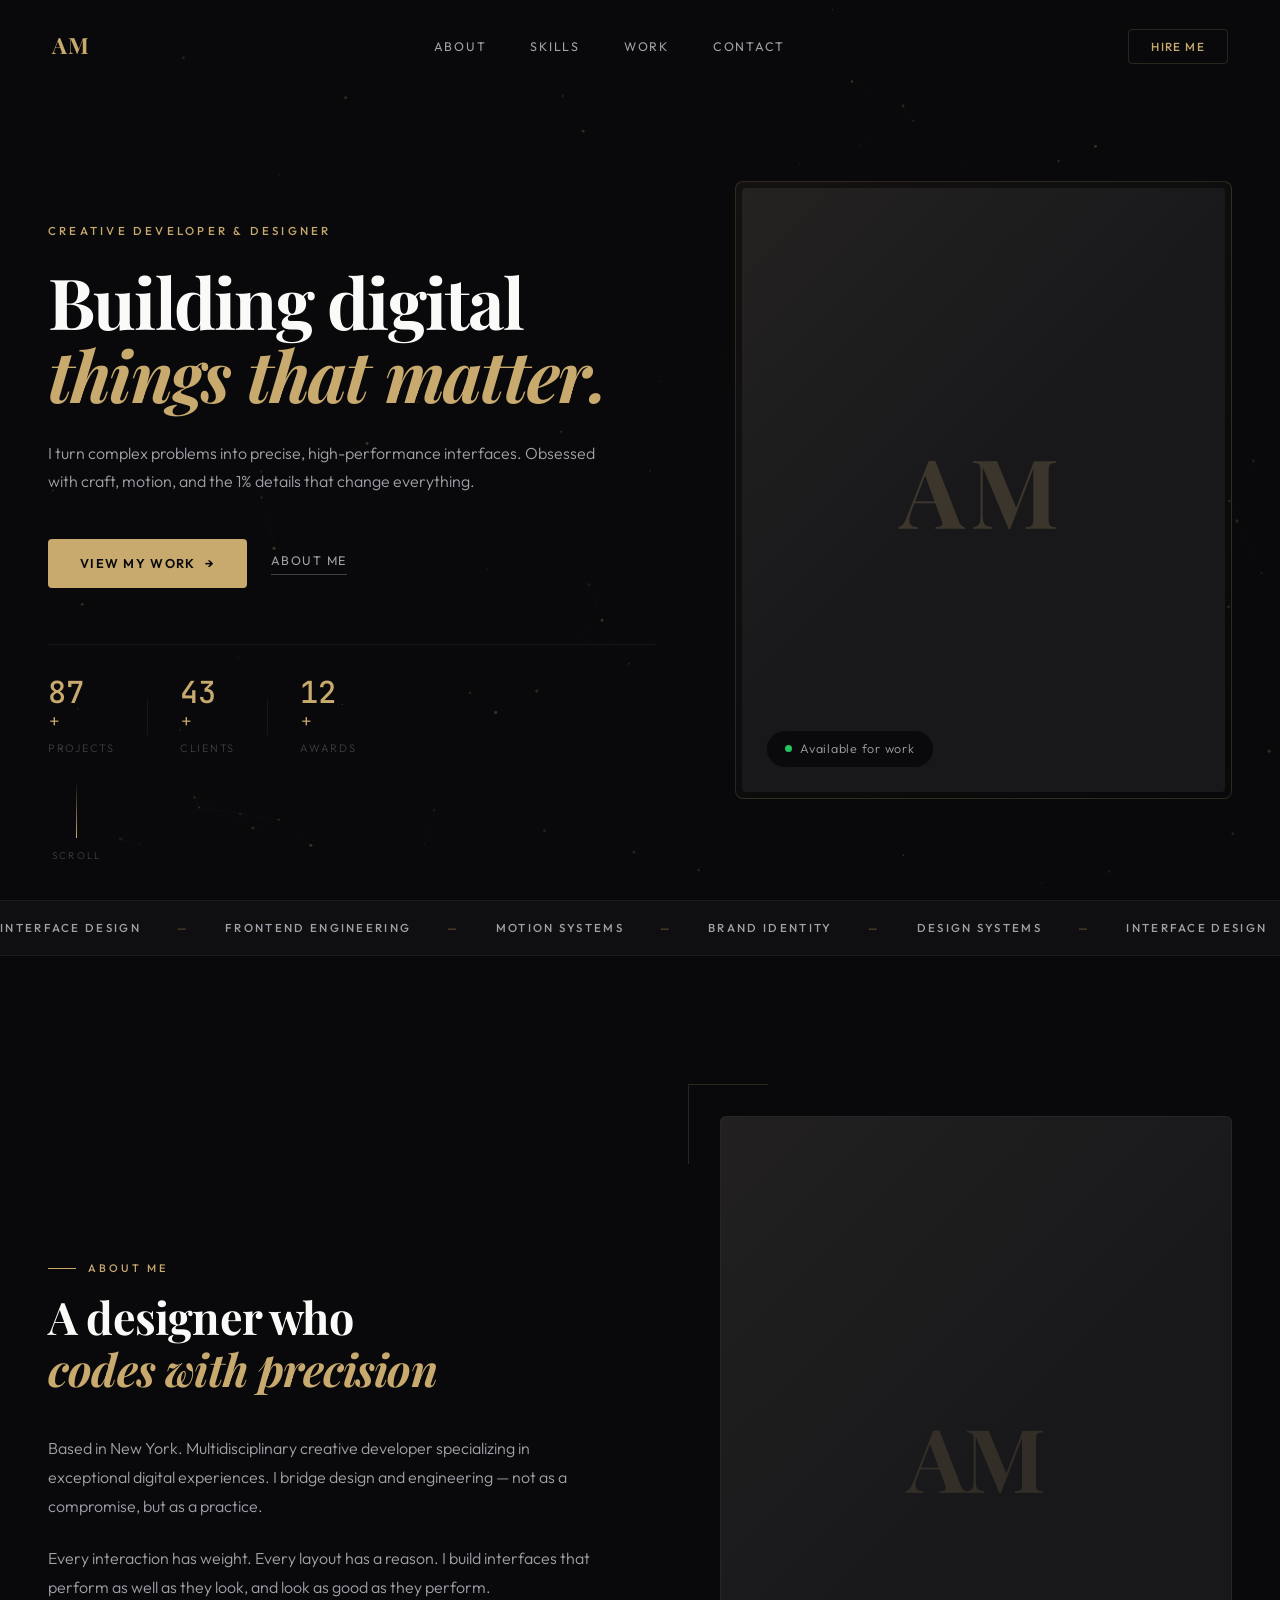
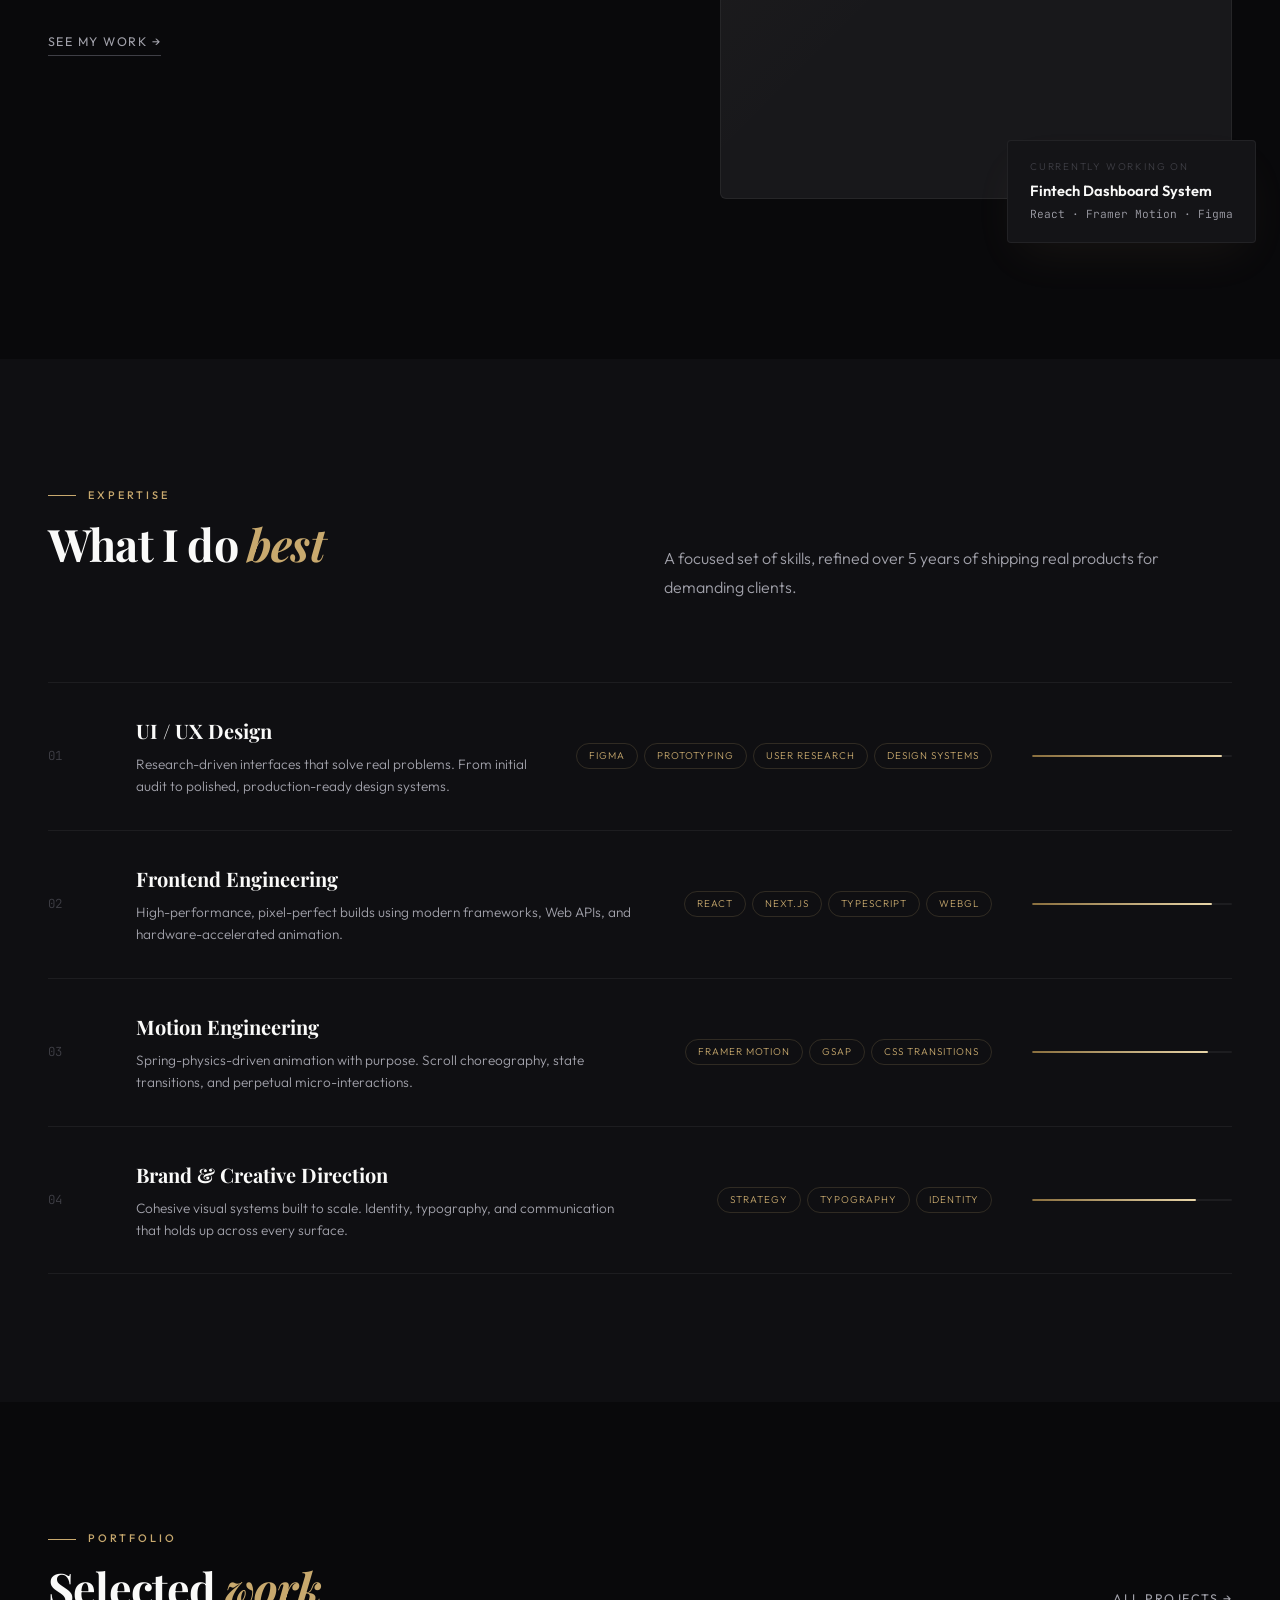
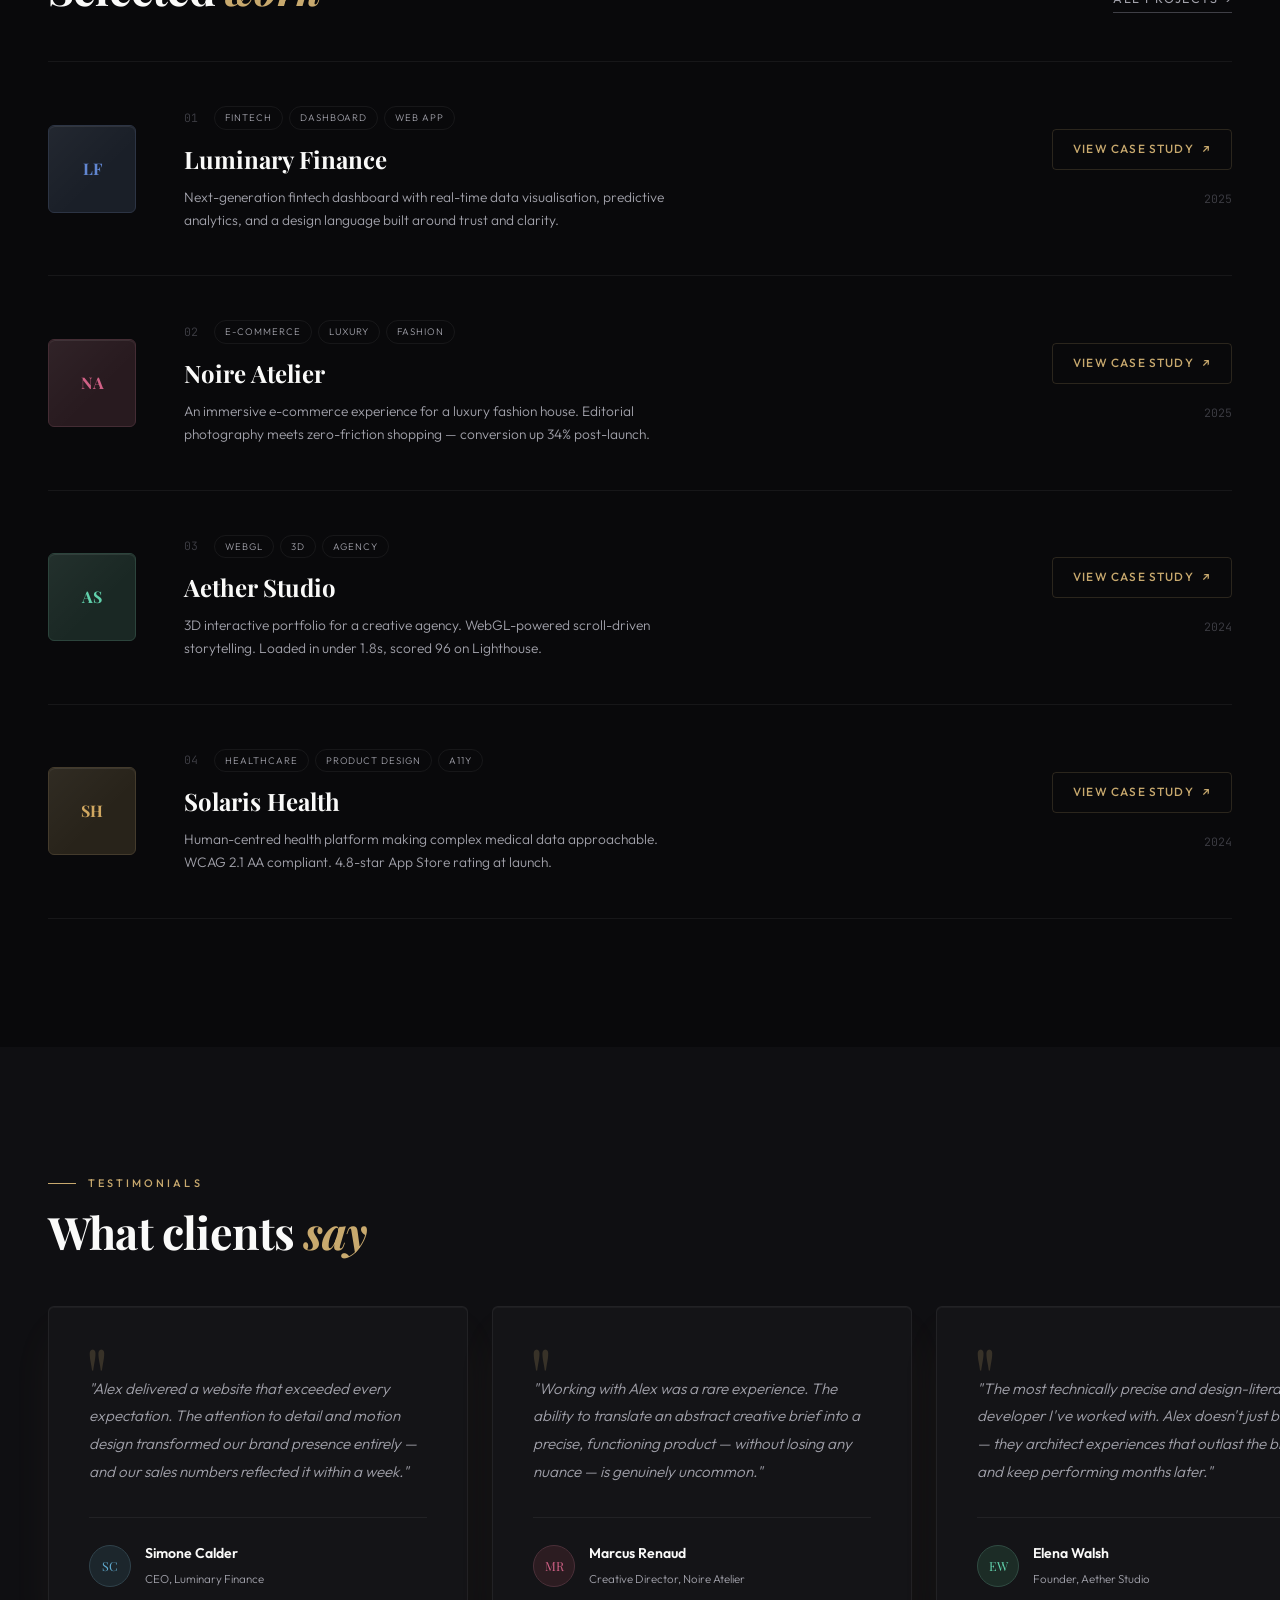
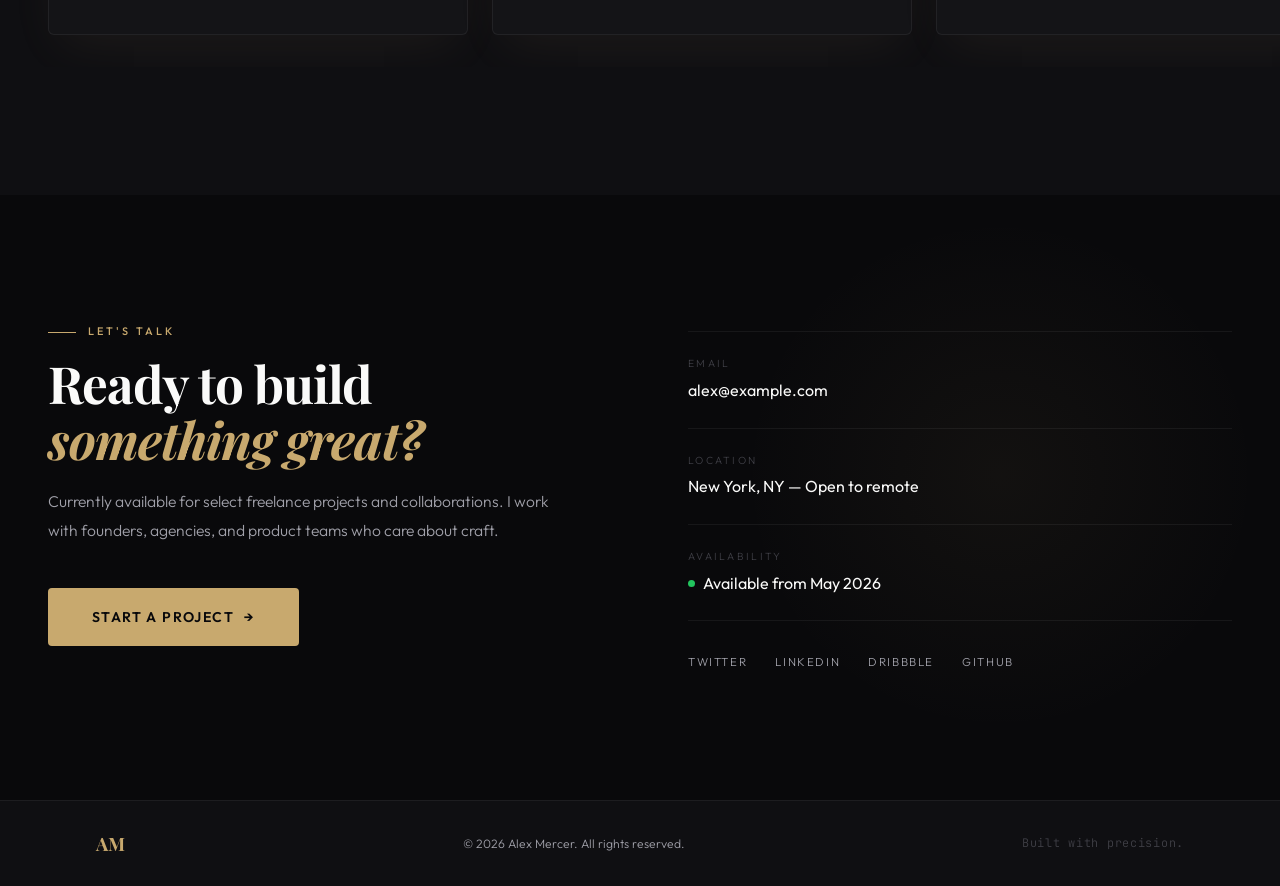
<file: index.html>
<!DOCTYPE html>
<html lang="en">
<head>
  <meta charset="UTF-8" />
  <meta name="viewport" content="width=device-width, initial-scale=1.0" />
  <title>Portfolio — Alex Mercer</title>
  <link rel="stylesheet" href="styles.css" />
  <link rel="preconnect" href="https://fonts.googleapis.com" />
  <link rel="preconnect" href="https://fonts.gstatic.com" crossorigin />
  <link href="https://fonts.googleapis.com/css2?family=Outfit:wght@300;400;500;600;700&family=Playfair+Display:ital,wght@0,700;1,400&family=JetBrains+Mono:wght@400;500&display=swap" rel="stylesheet" />
</head>
<body>

  <!-- Scroll Progress -->
  <div class="scroll-progress" id="scrollProgress"></div>

  <!-- Navigation -->
  <nav class="nav" id="nav">
    <div class="nav-logo">AM</div>
    <ul class="nav-links">
      <li><a href="#about" class="nav-link">About</a></li>
      <li><a href="#skills" class="nav-link">Skills</a></li>
      <li><a href="#work" class="nav-link">Work</a></li>
      <li><a href="#contact" class="nav-link">Contact</a></li>
    </ul>
    <div class="nav-cta">
      <a href="#contact" class="btn-outline">Hire Me</a>
    </div>
  </nav>

  <!-- Hero Section — Asymmetric, left-aligned -->
  <section class="hero" id="hero">
    <canvas class="hero-canvas" id="heroCanvas"></canvas>
    <div class="hero-split">
      <div class="hero-content">
        <p class="hero-eyebrow reveal-up">Creative Developer &amp; Designer</p>
        <h1 class="hero-title">
          <span class="line reveal-up delay-1">Building digital</span>
          <span class="line italic reveal-up delay-2">things that matter.</span>
        </h1>
        <p class="hero-sub reveal-up delay-3">
          I turn complex problems into precise, high-performance interfaces.
          Obsessed with craft, motion, and the 1% details that change everything.
        </p>
        <div class="hero-actions reveal-up delay-4">
          <a href="#work" class="btn-primary">View My Work <span class="btn-arrow">→</span></a>
          <a href="#about" class="btn-ghost">About me</a>
        </div>
        <div class="hero-meta reveal-up delay-5">
          <div class="meta-item">
            <span class="meta-num" data-count="87">0</span><span class="meta-plus">+</span>
            <span class="meta-label">Projects</span>
          </div>
          <div class="meta-divider"></div>
          <div class="meta-item">
            <span class="meta-num" data-count="43">0</span><span class="meta-plus">+</span>
            <span class="meta-label">Clients</span>
          </div>
          <div class="meta-divider"></div>
          <div class="meta-item">
            <span class="meta-num" data-count="12">0</span><span class="meta-plus">+</span>
            <span class="meta-label">Awards</span>
          </div>
        </div>
      </div>
      <div class="hero-visual reveal-right">
        <div class="hero-img-frame">
          <div class="hero-img-inner">
            <div class="hero-monogram">AM</div>
            <div class="hero-float-badge">
              <span class="badge-dot"></span>
              <span>Available for work</span>
            </div>
          </div>
        </div>
      </div>
    </div>
    <div class="hero-scroll-hint">
      <div class="scroll-line"></div>
      <span>Scroll</span>
    </div>
  </section>

  <!-- Marquee -->
  <div class="marquee-section">
    <div class="marquee-track">
      <span>Interface Design</span><span class="sep">—</span>
      <span>Frontend Engineering</span><span class="sep">—</span>
      <span>Motion Systems</span><span class="sep">—</span>
      <span>Brand Identity</span><span class="sep">—</span>
      <span>Design Systems</span><span class="sep">—</span>
      <span>Interface Design</span><span class="sep">—</span>
      <span>Frontend Engineering</span><span class="sep">—</span>
      <span>Motion Systems</span><span class="sep">—</span>
      <span>Brand Identity</span><span class="sep">—</span>
      <span>Design Systems</span><span class="sep">—</span>
    </div>
  </div>

  <!-- About Section -->
  <section class="about section" id="about">
    <div class="container">
      <div class="about-grid">
        <div class="about-text-col">
          <p class="section-label reveal-up">About Me</p>
          <h2 class="section-title reveal-up delay-1">
            A designer who<br /><em>codes with precision</em>
          </h2>
          <p class="about-body reveal-up delay-2">
            Based in New York. Multidisciplinary creative developer specializing in
            exceptional digital experiences. I bridge design and engineering — not
            as a compromise, but as a practice.
          </p>
          <p class="about-body reveal-up delay-3">
            Every interaction has weight. Every layout has a reason. I build interfaces
            that perform as well as they look, and look as good as they perform.
          </p>
          <a href="#work" class="btn-ghost reveal-up delay-4" style="margin-top:8px;display:inline-flex">See my work →</a>
        </div>
        <div class="about-visual-col">
          <div class="about-image-wrap reveal-left">
            <div class="about-img-box">
              <div class="about-avatar-text">AM</div>
              <div class="about-img-overlay"></div>
            </div>
            <div class="about-detail-card">
              <span class="detail-label">Currently working on</span>
              <span class="detail-value">Fintech Dashboard System</span>
              <span class="detail-stack">React · Framer Motion · Figma</span>
            </div>
          </div>
        </div>
      </div>
    </div>
  </section>

  <!-- Skills Section — Zig-zag, not 3-col cards -->
  <section class="skills section" id="skills">
    <div class="container">
      <div class="skills-header">
        <div>
          <p class="section-label reveal-up">Expertise</p>
          <h2 class="section-title reveal-up delay-1">What I do <em>best</em></h2>
        </div>
        <p class="skills-intro reveal-up delay-2">
          A focused set of skills, refined over 5 years of shipping real products
          for demanding clients.
        </p>
      </div>

      <div class="skills-rows">
        <div class="skill-row reveal-up delay-1">
          <div class="skill-row-num">01</div>
          <div class="skill-row-content">
            <h3>UI / UX Design</h3>
            <p>Research-driven interfaces that solve real problems. From initial audit to polished, production-ready design systems.</p>
          </div>
          <div class="skill-row-tags">
            <span>Figma</span><span>Prototyping</span><span>User Research</span><span>Design Systems</span>
          </div>
          <div class="skill-bar-mini">
            <div class="skill-bar-fill-mini" data-width="95"></div>
          </div>
        </div>

        <div class="skill-row reveal-up delay-2">
          <div class="skill-row-num">02</div>
          <div class="skill-row-content">
            <h3>Frontend Engineering</h3>
            <p>High-performance, pixel-perfect builds using modern frameworks, Web APIs, and hardware-accelerated animation.</p>
          </div>
          <div class="skill-row-tags">
            <span>React</span><span>Next.js</span><span>TypeScript</span><span>WebGL</span>
          </div>
          <div class="skill-bar-mini">
            <div class="skill-bar-fill-mini" data-width="90"></div>
          </div>
        </div>

        <div class="skill-row reveal-up delay-3">
          <div class="skill-row-num">03</div>
          <div class="skill-row-content">
            <h3>Motion Engineering</h3>
            <p>Spring-physics-driven animation with purpose. Scroll choreography, state transitions, and perpetual micro-interactions.</p>
          </div>
          <div class="skill-row-tags">
            <span>Framer Motion</span><span>GSAP</span><span>CSS Transitions</span>
          </div>
          <div class="skill-bar-mini">
            <div class="skill-bar-fill-mini" data-width="88"></div>
          </div>
        </div>

        <div class="skill-row reveal-up delay-4">
          <div class="skill-row-num">04</div>
          <div class="skill-row-content">
            <h3>Brand &amp; Creative Direction</h3>
            <p>Cohesive visual systems built to scale. Identity, typography, and communication that holds up across every surface.</p>
          </div>
          <div class="skill-row-tags">
            <span>Strategy</span><span>Typography</span><span>Identity</span>
          </div>
          <div class="skill-bar-mini">
            <div class="skill-bar-fill-mini" data-width="82"></div>
          </div>
        </div>
      </div>
    </div>
  </section>

  <!-- Work Section -->
  <section class="work section" id="work">
    <div class="container">
      <div class="work-header">
        <div>
          <p class="section-label reveal-up">Portfolio</p>
          <h2 class="section-title reveal-up delay-1">Selected <em>work</em></h2>
        </div>
        <a href="#" class="btn-ghost reveal-up delay-2">All projects →</a>
      </div>

      <div class="projects-list">

        <div class="project-item reveal-up">
          <div class="project-left">
            <div class="project-thumb" style="--hue:220">
              <span class="thumb-label">LF</span>
              <div class="thumb-shine"></div>
            </div>
          </div>
          <div class="project-center">
            <div class="project-meta">
              <span class="project-num">01</span>
              <div class="project-tags">
                <span>Fintech</span><span>Dashboard</span><span>Web App</span>
              </div>
            </div>
            <h3 class="project-title">Luminary Finance</h3>
            <p class="project-desc">Next-generation fintech dashboard with real-time data visualisation, predictive analytics, and a design language built around trust and clarity.</p>
          </div>
          <div class="project-right">
            <a href="#" class="project-link">
              <span>View case study</span>
              <span class="link-arrow">↗</span>
            </a>
            <div class="project-year">2025</div>
          </div>
        </div>

        <div class="project-item reveal-up delay-1">
          <div class="project-left">
            <div class="project-thumb" style="--hue:340">
              <span class="thumb-label">NA</span>
              <div class="thumb-shine"></div>
            </div>
          </div>
          <div class="project-center">
            <div class="project-meta">
              <span class="project-num">02</span>
              <div class="project-tags">
                <span>E-Commerce</span><span>Luxury</span><span>Fashion</span>
              </div>
            </div>
            <h3 class="project-title">Noire Atelier</h3>
            <p class="project-desc">An immersive e-commerce experience for a luxury fashion house. Editorial photography meets zero-friction shopping — conversion up 34% post-launch.</p>
          </div>
          <div class="project-right">
            <a href="#" class="project-link">
              <span>View case study</span>
              <span class="link-arrow">↗</span>
            </a>
            <div class="project-year">2025</div>
          </div>
        </div>

        <div class="project-item reveal-up delay-2">
          <div class="project-left">
            <div class="project-thumb" style="--hue:160">
              <span class="thumb-label">AS</span>
              <div class="thumb-shine"></div>
            </div>
          </div>
          <div class="project-center">
            <div class="project-meta">
              <span class="project-num">03</span>
              <div class="project-tags">
                <span>WebGL</span><span>3D</span><span>Agency</span>
              </div>
            </div>
            <h3 class="project-title">Aether Studio</h3>
            <p class="project-desc">3D interactive portfolio for a creative agency. WebGL-powered scroll-driven storytelling. Loaded in under 1.8s, scored 96 on Lighthouse.</p>
          </div>
          <div class="project-right">
            <a href="#" class="project-link">
              <span>View case study</span>
              <span class="link-arrow">↗</span>
            </a>
            <div class="project-year">2024</div>
          </div>
        </div>

        <div class="project-item reveal-up delay-3">
          <div class="project-left">
            <div class="project-thumb" style="--hue:38">
              <span class="thumb-label">SH</span>
              <div class="thumb-shine"></div>
            </div>
          </div>
          <div class="project-center">
            <div class="project-meta">
              <span class="project-num">04</span>
              <div class="project-tags">
                <span>Healthcare</span><span>Product Design</span><span>A11y</span>
              </div>
            </div>
            <h3 class="project-title">Solaris Health</h3>
            <p class="project-desc">Human-centred health platform making complex medical data approachable. WCAG 2.1 AA compliant. 4.8-star App Store rating at launch.</p>
          </div>
          <div class="project-right">
            <a href="#" class="project-link">
              <span>View case study</span>
              <span class="link-arrow">↗</span>
            </a>
            <div class="project-year">2024</div>
          </div>
        </div>

      </div>
    </div>
  </section>

  <!-- Testimonials — horizontal scroll, not 3-col -->
  <section class="testimonials section">
    <div class="container">
      <p class="section-label reveal-up">Testimonials</p>
      <h2 class="section-title reveal-up delay-1">What clients <em>say</em></h2>
    </div>
    <div class="testimonials-scroll">
      <div class="testimonials-track">

        <div class="testimonial-card reveal-up delay-1">
          <p class="testimonial-text">"Alex delivered a website that exceeded every expectation. The attention to detail and motion design transformed our brand presence entirely — and our sales numbers reflected it within a week."</p>
          <div class="testimonial-author">
            <div class="author-avatar" style="--hue:200">SC</div>
            <div>
              <strong>Simone Calder</strong>
              <span>CEO, Luminary Finance</span>
            </div>
          </div>
        </div>

        <div class="testimonial-card reveal-up delay-2">
          <p class="testimonial-text">"Working with Alex was a rare experience. The ability to translate an abstract creative brief into a precise, functioning product — without losing any nuance — is genuinely uncommon."</p>
          <div class="testimonial-author">
            <div class="author-avatar" style="--hue:340">MR</div>
            <div>
              <strong>Marcus Renaud</strong>
              <span>Creative Director, Noire Atelier</span>
            </div>
          </div>
        </div>

        <div class="testimonial-card reveal-up delay-3">
          <p class="testimonial-text">"The most technically precise and design-literate developer I've worked with. Alex doesn't just build — they architect experiences that outlast the brief and keep performing months later."</p>
          <div class="testimonial-author">
            <div class="author-avatar" style="--hue:160">EW</div>
            <div>
              <strong>Elena Walsh</strong>
              <span>Founder, Aether Studio</span>
            </div>
          </div>
        </div>

        <div class="testimonial-card reveal-up delay-4">
          <p class="testimonial-text">"Brought structure to a chaotic design process and shipped a product our users actually love. Alex's systematic approach to both design and code cut our QA time in half."</p>
          <div class="testimonial-author">
            <div class="author-avatar" style="--hue:38">JT</div>
            <div>
              <strong>James Thorn</strong>
              <span>Product Lead, Solaris Health</span>
            </div>
          </div>
        </div>

      </div>
    </div>
  </section>

  <!-- Contact Section -->
  <section class="contact section" id="contact">
    <div class="container">
      <div class="contact-grid">
        <div class="contact-left reveal-up">
          <p class="section-label">Let's Talk</p>
          <h2 class="contact-title">Ready to build<br /><em>something great?</em></h2>
          <p class="contact-sub">Currently available for select freelance projects and collaborations. I work with founders, agencies, and product teams who care about craft.</p>
          <a href="mailto:alex@example.com" class="btn-primary btn-large">
            Start a Project <span class="btn-arrow">→</span>
          </a>
        </div>
        <div class="contact-right reveal-up delay-2">
          <div class="contact-info-block">
            <span class="info-label">Email</span>
            <a href="mailto:alex@example.com" class="info-value">alex@example.com</a>
          </div>
          <div class="contact-info-block">
            <span class="info-label">Location</span>
            <span class="info-value">New York, NY — Open to remote</span>
          </div>
          <div class="contact-info-block">
            <span class="info-label">Availability</span>
            <span class="info-value avail"><span class="avail-dot"></span>Available from May 2026</span>
          </div>
          <div class="contact-socials">
            <a href="#" class="social-link">Twitter</a>
            <a href="#" class="social-link">LinkedIn</a>
            <a href="#" class="social-link">Dribbble</a>
            <a href="#" class="social-link">GitHub</a>
          </div>
        </div>
      </div>
    </div>
  </section>

  <!-- Footer -->
  <footer class="footer">
    <div class="container">
      <div class="footer-inner">
        <span class="footer-logo">AM</span>
        <span class="footer-copy">© 2026 Alex Mercer. All rights reserved.</span>
        <span class="footer-made">Built with precision.</span>
      </div>
    </div>
  </footer>

  <script src="script.js"></script>
</body>
</html>
</file>
<file: styles.css>
/* ============================================================
   Base & Reset — taste-skill compliant
   ============================================================ */
*, *::before, *::after { box-sizing: border-box; margin: 0; padding: 0; }

:root {
  /* Off-black, never pure #000 */
  --bg:        #09090b;   /* zinc-950 */
  --bg-2:      #0f0f12;
  --bg-3:      #18181b;   /* zinc-900 */
  --bg-card:   #141417;
  /* Single accent — muted amber, sat < 80% */
  --gold:      #c8a96e;
  --gold-dim:  #8a6f3e;
  --gold-pale: #e8d5a8;
  /* Text */
  --text:      #fafaf9;   /* warm white */
  --text-muted:#a1a1aa;   /* zinc-400 */
  --text-dim:  #3f3f46;   /* zinc-700 */
  /* Borders */
  --border:    rgba(200,169,110,0.18);
  --border-sub:rgba(255,255,255,0.06);
  /* Spacing & shape */
  --radius:    4px;
  --ease:      cubic-bezier(0.16, 1, 0.3, 1);
  /* Tinted shadow — never plain black drop-shadow */
  --shadow:    0 20px 48px -12px rgba(200,169,110,0.08);
}

html { scroll-behavior: smooth; font-size: 16px; }

body {
  background: var(--bg);
  color: var(--text);
  /* Outfit replaces Inter — taste-skill rule */
  font-family: 'Outfit', system-ui, sans-serif;
  font-weight: 300;
  line-height: 1.6;
  overflow-x: hidden;
}

a { color: inherit; text-decoration: none; }

.container {
  max-width: 1280px;
  margin: 0 auto;
  padding: 0 48px;
}

.section { padding: 128px 0; }

/* ============================================================
   Scroll Progress
   ============================================================ */
.scroll-progress {
  position: fixed;
  top: 0; left: 0;
  height: 1px;
  width: 0%;
  background: linear-gradient(90deg, var(--gold-dim), var(--gold-pale));
  z-index: 9997;
  transition: width 0.08s linear;
}

/* ============================================================
   Navigation
   ============================================================ */
.nav {
  position: fixed;
  top: 0; left: 0; right: 0;
  z-index: 100;
  display: flex;
  align-items: center;
  justify-content: space-between;
  padding: 28px 52px;
  transition: background 0.5s, padding 0.4s var(--ease), border-color 0.5s;
  border-bottom: 1px solid transparent;
}

.nav.scrolled {
  background: rgba(9,9,11,0.88);
  backdrop-filter: blur(24px);
  -webkit-backdrop-filter: blur(24px);
  padding: 18px 52px;
  border-bottom-color: var(--border-sub);
}

.nav-logo {
  font-family: 'Playfair Display', serif;
  font-size: 1.4rem;
  font-weight: 700;
  letter-spacing: 0.06em;
  color: var(--gold);
}

.nav-links {
  display: flex;
  gap: 44px;
  list-style: none;
}

.nav-link {
  font-size: 0.78rem;
  font-weight: 400;
  letter-spacing: 0.14em;
  text-transform: uppercase;
  color: var(--text-muted);
  position: relative;
  transition: color 0.3s;
}

.nav-link::after {
  content: '';
  position: absolute;
  bottom: -4px; left: 0;
  width: 0; height: 1px;
  background: var(--gold);
  transition: width 0.35s var(--ease);
}

.nav-link:hover { color: var(--text); }
.nav-link:hover::after { width: 100%; }

.btn-outline {
  font-size: 0.73rem;
  font-weight: 500;
  letter-spacing: 0.12em;
  text-transform: uppercase;
  border: 1px solid var(--border);
  color: var(--gold);
  padding: 9px 22px;
  border-radius: var(--radius);
  transition: background 0.3s, border-color 0.3s, color 0.3s;
}
.btn-outline:hover {
  background: var(--gold);
  border-color: var(--gold);
  color: var(--bg);
}

/* ============================================================
   Buttons
   ============================================================ */
.btn-primary {
  display: inline-flex;
  align-items: center;
  gap: 10px;
  background: var(--gold);
  color: var(--bg);
  font-family: 'Outfit', sans-serif;
  font-size: 0.8rem;
  font-weight: 600;
  letter-spacing: 0.1em;
  text-transform: uppercase;
  padding: 14px 32px;
  border-radius: var(--radius);
  position: relative;
  overflow: hidden;
  transition: box-shadow 0.3s, transform 0.2s var(--ease);
}

.btn-primary::before {
  content: '';
  position: absolute;
  inset: 0;
  background: var(--gold-pale);
  transform: translateX(-101%);
  transition: transform 0.4s var(--ease);
}

.btn-primary > * { position: relative; z-index: 1; }
.btn-primary:hover::before { transform: translateX(0); }
.btn-primary:hover { box-shadow: 0 8px 32px rgba(200,169,110,0.28); }
/* Tactile press feedback — taste-skill Rule 5 */
.btn-primary:active { transform: scale(0.98) translateY(1px); }

.btn-primary.btn-large { font-size: 0.88rem; padding: 18px 44px; }

.btn-arrow { transition: transform 0.3s var(--ease); }
.btn-primary:hover .btn-arrow { transform: translateX(5px); }

.btn-ghost {
  display: inline-flex;
  align-items: center;
  gap: 6px;
  color: var(--text-muted);
  font-size: 0.78rem;
  font-weight: 400;
  letter-spacing: 0.12em;
  text-transform: uppercase;
  border-bottom: 1px solid var(--text-dim);
  padding-bottom: 3px;
  transition: color 0.3s, border-color 0.3s;
}
.btn-ghost:hover { color: var(--gold); border-color: var(--gold); }

/* ============================================================
   Hero — Asymmetric split (not centered)
   ============================================================ */
.hero {
  position: relative;
  min-height: 100dvh;   /* viewport stability — taste-skill critical rule */
  display: flex;
  align-items: center;
  overflow: hidden;
  padding: 0 48px;
}

.hero-canvas {
  position: absolute;
  inset: 0;
  width: 100%;
  height: 100%;
  opacity: 0.45;
}

/* Asymmetric 55/45 split — taste-skill anti-center bias rule */
.hero-split {
  position: relative;
  z-index: 2;
  width: 100%;
  max-width: 1280px;
  margin: 0 auto;
  display: grid;
  grid-template-columns: 55fr 45fr;
  align-items: center;
  gap: 80px;
  padding-top: 80px;
}

.hero-content { /* left-aligned */ }

.hero-eyebrow {
  font-size: 0.72rem;
  font-weight: 500;
  letter-spacing: 0.28em;
  text-transform: uppercase;
  color: var(--gold);
  margin-bottom: 24px;
}

/* tracking-tighter, leading-none — taste-skill typography rule */
.hero-title {
  font-family: 'Playfair Display', serif;
  font-size: clamp(3rem, 5.5vw, 5.5rem);
  font-weight: 700;
  line-height: 1.04;
  letter-spacing: -0.025em;
  margin-bottom: 28px;
  display: flex;
  flex-direction: column;
}

.hero-title .italic {
  font-style: italic;
  color: var(--gold);
}

.hero-sub {
  font-size: 1rem;
  color: var(--text-muted);
  line-height: 1.75;
  margin-bottom: 44px;
  max-width: 52ch;
}

.hero-actions {
  display: flex;
  gap: 24px;
  align-items: center;
  margin-bottom: 56px;
}

/* Inline stats — monospace numbers per taste-skill density rule */
.hero-meta {
  display: flex;
  align-items: center;
  gap: 32px;
  padding-top: 32px;
  border-top: 1px solid var(--border-sub);
}

.meta-item {
  display: flex;
  flex-direction: column;
}

.meta-num {
  font-family: 'JetBrains Mono', monospace;
  font-size: 1.9rem;
  font-weight: 500;
  color: var(--gold);
  line-height: 1;
}

.meta-plus {
  font-family: 'JetBrains Mono', monospace;
  font-size: 1.1rem;
  color: var(--gold);
  vertical-align: super;
  margin-left: 1px;
}

.meta-label {
  font-size: 0.68rem;
  letter-spacing: 0.16em;
  text-transform: uppercase;
  color: var(--text-dim);
  margin-top: 5px;
}

.meta-divider {
  width: 1px;
  height: 36px;
  background: var(--border-sub);
}

/* Hero visual — right column */
.hero-visual { position: relative; }

.hero-img-frame {
  position: relative;
  border: 1px solid var(--border);
  border-radius: 8px;
  padding: 6px;
  background: linear-gradient(135deg, rgba(200,169,110,0.06), transparent);
}

.hero-img-inner {
  background: var(--bg-3);
  border-radius: 4px;
  aspect-ratio: 4/5;
  display: flex;
  align-items: center;
  justify-content: center;
  overflow: hidden;
  position: relative;
}

.hero-img-inner::before {
  content: '';
  position: absolute;
  inset: 0;
  background: linear-gradient(135deg, rgba(200,169,110,0.07) 0%, transparent 50%);
}

.hero-monogram {
  font-family: 'Playfair Display', serif;
  font-size: 6rem;
  font-weight: 700;
  color: var(--gold);
  opacity: 0.2;
  letter-spacing: 0.08em;
  user-select: none;
}

.hero-float-badge {
  position: absolute;
  bottom: 24px;
  left: 24px;
  background: rgba(9,9,11,0.85);
  backdrop-filter: blur(16px);
  border: 1px solid var(--border-sub);
  border-radius: 999px;
  padding: 8px 18px;
  display: flex;
  align-items: center;
  gap: 8px;
  font-size: 0.78rem;
  color: var(--text-muted);
  letter-spacing: 0.06em;
}

.badge-dot {
  width: 7px;
  height: 7px;
  border-radius: 50%;
  background: #22c55e;
  box-shadow: 0 0 0 0 rgba(34,197,94,0.4);
  animation: pulse-green 2.4s ease-in-out infinite;
  flex-shrink: 0;
}

@keyframes pulse-green {
  0%,100% { box-shadow: 0 0 0 0 rgba(34,197,94,0.4); }
  50%      { box-shadow: 0 0 0 6px rgba(34,197,94,0); }
}

/* Scroll hint */
.hero-scroll-hint {
  position: absolute;
  bottom: 36px;
  left: 52px;
  display: flex;
  flex-direction: column;
  align-items: center;
  gap: 10px;
  color: var(--text-dim);
  font-size: 0.62rem;
  letter-spacing: 0.22em;
  text-transform: uppercase;
}

.scroll-line {
  width: 1px;
  height: 56px;
  background: linear-gradient(to bottom, transparent, var(--gold));
  animation: scrollDrop 2s ease-in-out infinite;
}

@keyframes scrollDrop {
  0%   { transform: scaleY(0); transform-origin: top; opacity: 0; }
  40%  { transform: scaleY(1); transform-origin: top; opacity: 1; }
  100% { transform: scaleY(1); transform-origin: bottom; opacity: 0; }
}

/* ============================================================
   Marquee
   ============================================================ */
.marquee-section {
  overflow: hidden;
  border-top: 1px solid var(--border-sub);
  border-bottom: 1px solid var(--border-sub);
  background: var(--bg-2);
  padding: 18px 0;
}

.marquee-track {
  display: flex;
  gap: 36px;
  white-space: nowrap;
  animation: marquee 28s linear infinite;
  font-size: 0.72rem;
  font-weight: 500;
  letter-spacing: 0.2em;
  text-transform: uppercase;
  color: var(--text-muted);
  width: max-content;
}

.marquee-track .sep { color: var(--gold-dim); font-weight: 300; }

@keyframes marquee {
  from { transform: translateX(0); }
  to   { transform: translateX(-50%); }
}

/* ============================================================
   Section Shared
   ============================================================ */
.section-label {
  font-size: 0.68rem;
  font-weight: 500;
  letter-spacing: 0.28em;
  text-transform: uppercase;
  color: var(--gold);
  margin-bottom: 14px;
  display: flex;
  align-items: center;
  gap: 12px;
}
.section-label::before {
  content: '';
  display: inline-block;
  width: 28px;
  height: 1px;
  background: var(--gold);
}

.section-title {
  font-family: 'Playfair Display', serif;
  font-size: clamp(2rem, 3.5vw, 3.2rem);
  font-weight: 700;
  line-height: 1.15;
  letter-spacing: -0.018em;
  margin-bottom: 40px;
}
.section-title em { font-style: italic; color: var(--gold); }

/* ============================================================
   About — 2-col zig-zag, text left / visual right
   ============================================================ */
.about { background: var(--bg); }

.about-grid {
  display: grid;
  grid-template-columns: 1fr 1fr;
  gap: 96px;
  align-items: center;
}

.about-body {
  font-size: 1rem;
  color: var(--text-muted);
  line-height: 1.82;
  margin-bottom: 22px;
  max-width: 60ch;
}

.about-image-wrap { position: relative; padding: 32px 0 32px 32px; }

.about-img-box {
  background: var(--bg-3);
  border: 1px solid var(--border-sub);
  border-radius: 6px;
  aspect-ratio: 3/4;
  display: flex;
  align-items: center;
  justify-content: center;
  position: relative;
  overflow: hidden;
}

.about-avatar-text {
  font-family: 'Playfair Display', serif;
  font-size: 5.5rem;
  font-weight: 700;
  color: var(--gold);
  opacity: 0.15;
  user-select: none;
}

.about-img-overlay {
  position: absolute;
  inset: 0;
  background: linear-gradient(135deg, rgba(200,169,110,0.06) 0%, transparent 55%);
}

/* Corner accent line */
.about-image-wrap::before {
  content: '';
  position: absolute;
  top: 0; left: 0;
  width: 80px; height: 80px;
  border-top: 1px solid var(--border);
  border-left: 1px solid var(--border);
}

.about-detail-card {
  position: absolute;
  bottom: -12px; right: -24px;
  background: var(--bg-card);
  border: 1px solid var(--border-sub);
  border-radius: var(--radius);
  padding: 18px 22px;
  display: flex;
  flex-direction: column;
  gap: 4px;
  box-shadow: var(--shadow);
}

.detail-label {
  font-size: 0.62rem;
  letter-spacing: 0.18em;
  text-transform: uppercase;
  color: var(--text-dim);
}

.detail-value {
  font-size: 0.92rem;
  font-weight: 600;
  color: var(--text);
}

.detail-stack {
  font-size: 0.7rem;
  color: var(--text-muted);
  font-family: 'JetBrains Mono', monospace;
}

/* ============================================================
   Skills — Row layout (not cards, not 3-col)
   ============================================================ */
.skills { background: var(--bg-2); }

.skills-header {
  display: grid;
  grid-template-columns: 1fr 1fr;
  gap: 48px;
  align-items: end;
  margin-bottom: 72px;
}

.skills-intro {
  font-size: 1rem;
  color: var(--text-muted);
  line-height: 1.8;
  max-width: 52ch;
  padding-bottom: 8px;
}

/* Row-based layout — avoids generic 3-col card pattern */
.skills-rows {
  display: flex;
  flex-direction: column;
}

.skill-row {
  display: grid;
  grid-template-columns: 48px 1fr auto 200px;
  gap: 40px;
  align-items: center;
  padding: 32px 0;
  border-bottom: 1px solid var(--border-sub);
  transition: background 0.3s;
}

.skill-row:first-child { border-top: 1px solid var(--border-sub); }

.skill-row:hover { background: rgba(200,169,110,0.025); }

.skill-row-num {
  font-family: 'JetBrains Mono', monospace;
  font-size: 0.78rem;
  color: var(--text-dim);
}

.skill-row-content h3 {
  font-family: 'Playfair Display', serif;
  font-size: 1.25rem;
  font-weight: 700;
  margin-bottom: 6px;
  transition: color 0.3s;
}

.skill-row:hover .skill-row-content h3 { color: var(--gold); }

.skill-row-content p {
  font-size: 0.85rem;
  color: var(--text-muted);
  line-height: 1.65;
  max-width: 55ch;
}

.skill-row-tags {
  display: flex;
  flex-wrap: wrap;
  gap: 6px;
  justify-content: flex-end;
}

.skill-row-tags span {
  font-size: 0.62rem;
  letter-spacing: 0.1em;
  text-transform: uppercase;
  color: var(--gold);
  border: 1px solid var(--border);
  padding: 4px 12px;
  border-radius: 999px;
}

/* Mini bar — right column */
.skill-bar-mini {
  height: 2px;
  background: var(--border-sub);
  border-radius: 999px;
  overflow: hidden;
}

.skill-bar-fill-mini {
  height: 100%;
  width: 0%;
  background: linear-gradient(90deg, var(--gold-dim), var(--gold-pale));
  border-radius: 999px;
  transition: width 1.4s var(--ease);
}

/* ============================================================
   Work / Projects
   ============================================================ */
.work { background: var(--bg); }

.work-header {
  display: flex;
  justify-content: space-between;
  align-items: flex-end;
  margin-bottom: 0;
}

.work-header .section-title { margin-bottom: 0; }

.projects-list { display: flex; flex-direction: column; }

.project-item {
  display: grid;
  grid-template-columns: 96px 1fr auto;
  gap: 40px;
  align-items: center;
  padding: 44px 0;
  border-bottom: 1px solid var(--border-sub);
  position: relative;
  transition: padding-left 0.4s var(--ease), background 0.4s;
}

.project-item:first-child { border-top: 1px solid var(--border-sub); margin-top: 48px; }

/* Directional hover fill — enters from left */
.project-item::before {
  content: '';
  position: absolute;
  left: 0; top: 0; bottom: 0;
  width: 0;
  background: linear-gradient(90deg, rgba(200,169,110,0.04), transparent);
  transition: width 0.5s var(--ease);
}

.project-item:hover::before { width: 100%; }
.project-item:hover { padding-left: 12px; }

/* Spotlight card border effect on thumb */
.project-thumb {
  width: 88px;
  height: 88px;
  border-radius: 6px;
  background: hsl(var(--hue), 22%, 13%);
  border: 1px solid hsl(var(--hue), 22%, 22%);
  display: flex;
  align-items: center;
  justify-content: center;
  position: relative;
  overflow: hidden;
  flex-shrink: 0;
  transition: transform 0.45s var(--ease), box-shadow 0.45s;
}

.project-item:hover .project-thumb {
  transform: scale(1.08) rotate(-2deg);
  box-shadow: 0 12px 36px hsl(var(--hue), 30%, 8%);
}

.thumb-label {
  font-family: 'Playfair Display', serif;
  font-size: 1rem;
  font-weight: 700;
  color: hsl(var(--hue), 55%, 60%);
  position: relative;
  z-index: 1;
}

/* Inner refraction border — taste-skill liquid glass rule */
.thumb-shine {
  position: absolute;
  inset: 0;
  border-radius: inherit;
  box-shadow: inset 0 1px 0 rgba(255,255,255,0.08);
  background: linear-gradient(135deg, rgba(255,255,255,0.04) 0%, transparent 60%);
}

.project-center { flex: 1; }

.project-meta {
  display: flex;
  align-items: center;
  gap: 16px;
  margin-bottom: 10px;
}

.project-num {
  font-family: 'JetBrains Mono', monospace;
  font-size: 0.72rem;
  color: var(--text-dim);
}

.project-tags {
  display: flex;
  gap: 6px;
  flex-wrap: wrap;
}

.project-tags span {
  font-size: 0.6rem;
  letter-spacing: 0.1em;
  text-transform: uppercase;
  color: var(--text-muted);
  border: 1px solid var(--border-sub);
  padding: 3px 10px;
  border-radius: 999px;
}

.project-title {
  font-family: 'Playfair Display', serif;
  font-size: 1.5rem;
  font-weight: 700;
  margin-bottom: 8px;
  transition: color 0.3s;
}

.project-item:hover .project-title { color: var(--gold); }

.project-desc {
  font-size: 0.86rem;
  color: var(--text-muted);
  line-height: 1.65;
  max-width: 56ch;
}

.project-right {
  display: flex;
  flex-direction: column;
  align-items: flex-end;
  gap: 20px;
  flex-shrink: 0;
}

.project-link {
  display: flex;
  align-items: center;
  gap: 8px;
  font-size: 0.74rem;
  font-weight: 500;
  letter-spacing: 0.1em;
  text-transform: uppercase;
  color: var(--gold);
  border: 1px solid var(--border);
  padding: 10px 20px;
  border-radius: var(--radius);
  white-space: nowrap;
  transition: background 0.3s, color 0.3s, transform 0.2s var(--ease);
}

.project-link:hover {
  background: var(--gold);
  color: var(--bg);
}

.project-link:active { transform: scale(0.97); }

.link-arrow { transition: transform 0.3s var(--ease); }
.project-link:hover .link-arrow { transform: translate(2px, -2px); }

.project-year {
  font-family: 'JetBrains Mono', monospace;
  font-size: 0.72rem;
  color: var(--text-dim);
}

/* ============================================================
   Testimonials — horizontal scroll (not 3-col)
   ============================================================ */
.testimonials { background: var(--bg-2); }
.testimonials .container { margin-bottom: 48px; }

.testimonials-scroll {
  overflow-x: auto;
  padding: 0 48px 32px;
  -webkit-overflow-scrolling: touch;
  scrollbar-width: thin;
  scrollbar-color: var(--border-sub) transparent;
}

.testimonials-track {
  display: flex;
  gap: 24px;
  width: max-content;
}

.testimonial-card {
  background: var(--bg-card);
  border: 1px solid var(--border-sub);
  /* Inner refraction — taste-skill liquid glass rule */
  box-shadow: inset 0 1px 0 rgba(255,255,255,0.04), var(--shadow);
  padding: 44px 40px;
  border-radius: 6px;
  width: 420px;
  flex-shrink: 0;
  position: relative;
  transition: border-color 0.4s, transform 0.4s var(--ease), box-shadow 0.4s;
}

.testimonial-card::before {
  content: '"';
  position: absolute;
  top: 28px; left: 36px;
  font-family: 'Playfair Display', serif;
  font-size: 5rem;
  line-height: 1;
  color: var(--gold);
  opacity: 0.2;
}

.testimonial-card:hover {
  border-color: var(--border);
  transform: translateY(-5px);
  box-shadow: inset 0 1px 0 rgba(255,255,255,0.06), 0 24px 48px rgba(200,169,110,0.08);
}

.testimonial-text {
  font-size: 0.95rem;
  color: var(--text-muted);
  line-height: 1.82;
  margin-bottom: 32px;
  font-style: italic;
  padding-top: 24px;
}

.testimonial-author {
  display: flex;
  align-items: center;
  gap: 14px;
  padding-top: 24px;
  border-top: 1px solid var(--border-sub);
}

.author-avatar {
  width: 42px;
  height: 42px;
  border-radius: 50%;
  background: hsl(var(--hue), 22%, 14%);
  border: 1px solid hsl(var(--hue), 22%, 24%);
  display: flex;
  align-items: center;
  justify-content: center;
  font-family: 'Playfair Display', serif;
  font-size: 0.78rem;
  color: hsl(var(--hue), 55%, 60%);
  flex-shrink: 0;
}

.testimonial-author strong {
  display: block;
  font-size: 0.88rem;
  font-weight: 600;
  color: var(--text);
}

.testimonial-author span {
  font-size: 0.72rem;
  color: var(--text-muted);
}

/* ============================================================
   Contact — 2-col grid
   ============================================================ */
.contact { background: var(--bg); position: relative; overflow: hidden; }

.contact::before {
  content: '';
  position: absolute;
  top: 0; right: 0;
  width: 560px;
  height: 560px;
  background: radial-gradient(circle at center, rgba(200,169,110,0.05) 0%, transparent 65%);
  pointer-events: none;
}

.contact-grid {
  display: grid;
  grid-template-columns: 1fr 1fr;
  gap: 96px;
  align-items: start;
}

.contact-left .section-label { }

.contact-title {
  font-family: 'Playfair Display', serif;
  font-size: clamp(2.2rem, 4vw, 3.6rem);
  font-weight: 700;
  line-height: 1.1;
  letter-spacing: -0.02em;
  margin-bottom: 20px;
}
.contact-title em { font-style: italic; color: var(--gold); }

.contact-sub {
  font-size: 0.98rem;
  color: var(--text-muted);
  line-height: 1.8;
  margin-bottom: 44px;
  max-width: 52ch;
}

.contact-right {
  padding-top: 8px;
  display: flex;
  flex-direction: column;
  gap: 0;
}

.contact-info-block {
  display: flex;
  flex-direction: column;
  gap: 5px;
  padding: 24px 0;
  border-bottom: 1px solid var(--border-sub);
}

.contact-info-block:first-child { border-top: 1px solid var(--border-sub); }

.info-label {
  font-size: 0.65rem;
  letter-spacing: 0.22em;
  text-transform: uppercase;
  color: var(--text-dim);
}

.info-value {
  font-size: 1rem;
  color: var(--text);
  font-weight: 400;
  transition: color 0.3s;
}

a.info-value:hover { color: var(--gold); }

.avail {
  display: flex;
  align-items: center;
  gap: 8px;
}

.avail-dot {
  width: 7px;
  height: 7px;
  border-radius: 50%;
  background: #22c55e;
  animation: pulse-green 2.4s ease-in-out infinite;
  flex-shrink: 0;
}

.contact-socials {
  display: flex;
  gap: 28px;
  padding-top: 32px;
}

.social-link {
  font-size: 0.72rem;
  letter-spacing: 0.14em;
  text-transform: uppercase;
  color: var(--text-muted);
  transition: color 0.3s;
  position: relative;
}

.social-link::after {
  content: '';
  position: absolute;
  bottom: -3px; left: 0;
  width: 0; height: 1px;
  background: var(--gold);
  transition: width 0.3s var(--ease);
}

.social-link:hover { color: var(--gold); }
.social-link:hover::after { width: 100%; }

/* ============================================================
   Footer
   ============================================================ */
.footer {
  background: var(--bg-2);
  border-top: 1px solid var(--border-sub);
  padding: 28px 0;
}

.footer-inner {
  display: flex;
  align-items: center;
  justify-content: space-between;
  max-width: 1280px;
  margin: 0 auto;
  padding: 0 48px;
}

.footer-logo {
  font-family: 'Playfair Display', serif;
  font-size: 1.15rem;
  font-weight: 700;
  color: var(--gold);
}

.footer-copy {
  font-size: 0.76rem;
  color: var(--text-muted);
}

.footer-made {
  font-size: 0.74rem;
  color: var(--text-dim);
  font-family: 'JetBrains Mono', monospace;
  letter-spacing: 0.06em;
}

/* ============================================================
   Reveal Animations — hardware-accelerated (transform+opacity only)
   ============================================================ */
.reveal-up {
  opacity: 0;
  transform: translateY(44px);
  transition: opacity 0.9s var(--ease), transform 0.9s var(--ease);
}
.reveal-up.is-visible { opacity: 1; transform: translateY(0); }

.reveal-left {
  opacity: 0;
  transform: translateX(-44px);
  transition: opacity 0.9s var(--ease), transform 0.9s var(--ease);
}
.reveal-left.is-visible { opacity: 1; transform: translateX(0); }

.reveal-right {
  opacity: 0;
  transform: translateX(44px);
  transition: opacity 0.9s var(--ease), transform 0.9s var(--ease);
}
.reveal-right.is-visible { opacity: 1; transform: translateX(0); }

/* Staggered cascade — taste-skill staggerChildren equiv */
.delay-1 { transition-delay: 0.1s; }
.delay-2 { transition-delay: 0.22s; }
.delay-3 { transition-delay: 0.34s; }
.delay-4 { transition-delay: 0.46s; }
.delay-5 { transition-delay: 0.58s; }

/* ============================================================
   Responsive
   ============================================================ */
@media (max-width: 1024px) {
  .hero-split { grid-template-columns: 1fr; gap: 48px; padding-top: 120px; }
  .hero-visual { display: none; }
  .about-grid { grid-template-columns: 1fr; gap: 64px; }
  .about-visual-col { display: none; }
  .skills-header { grid-template-columns: 1fr; }
  .contact-grid { grid-template-columns: 1fr; gap: 64px; }
  .skill-row { grid-template-columns: 48px 1fr; grid-template-rows: auto auto auto; gap: 16px 24px; }
  .skill-row-tags { justify-content: flex-start; }
  .skill-bar-mini { grid-column: 1 / -1; }
}

@media (max-width: 768px) {
  .container { padding: 0 24px; }
  .hero { padding: 0 24px; }
  .hero-scroll-hint { left: 24px; }
  .nav { padding: 20px 24px; }
  .nav.scrolled { padding: 14px 24px; }
  .nav-links { display: none; }
  .section { padding: 80px 0; }
  .footer-inner { padding: 0 24px; flex-direction: column; gap: 12px; text-align: center; }
  .testimonials-scroll { padding: 0 24px 28px; }
  .testimonial-card { width: 320px; }
  .project-item { grid-template-columns: 1fr; gap: 20px; }
  .project-left { display: none; }
  .project-right { align-items: flex-start; }
  .work-header { flex-direction: column; align-items: flex-start; gap: 16px; }
}
</file>
